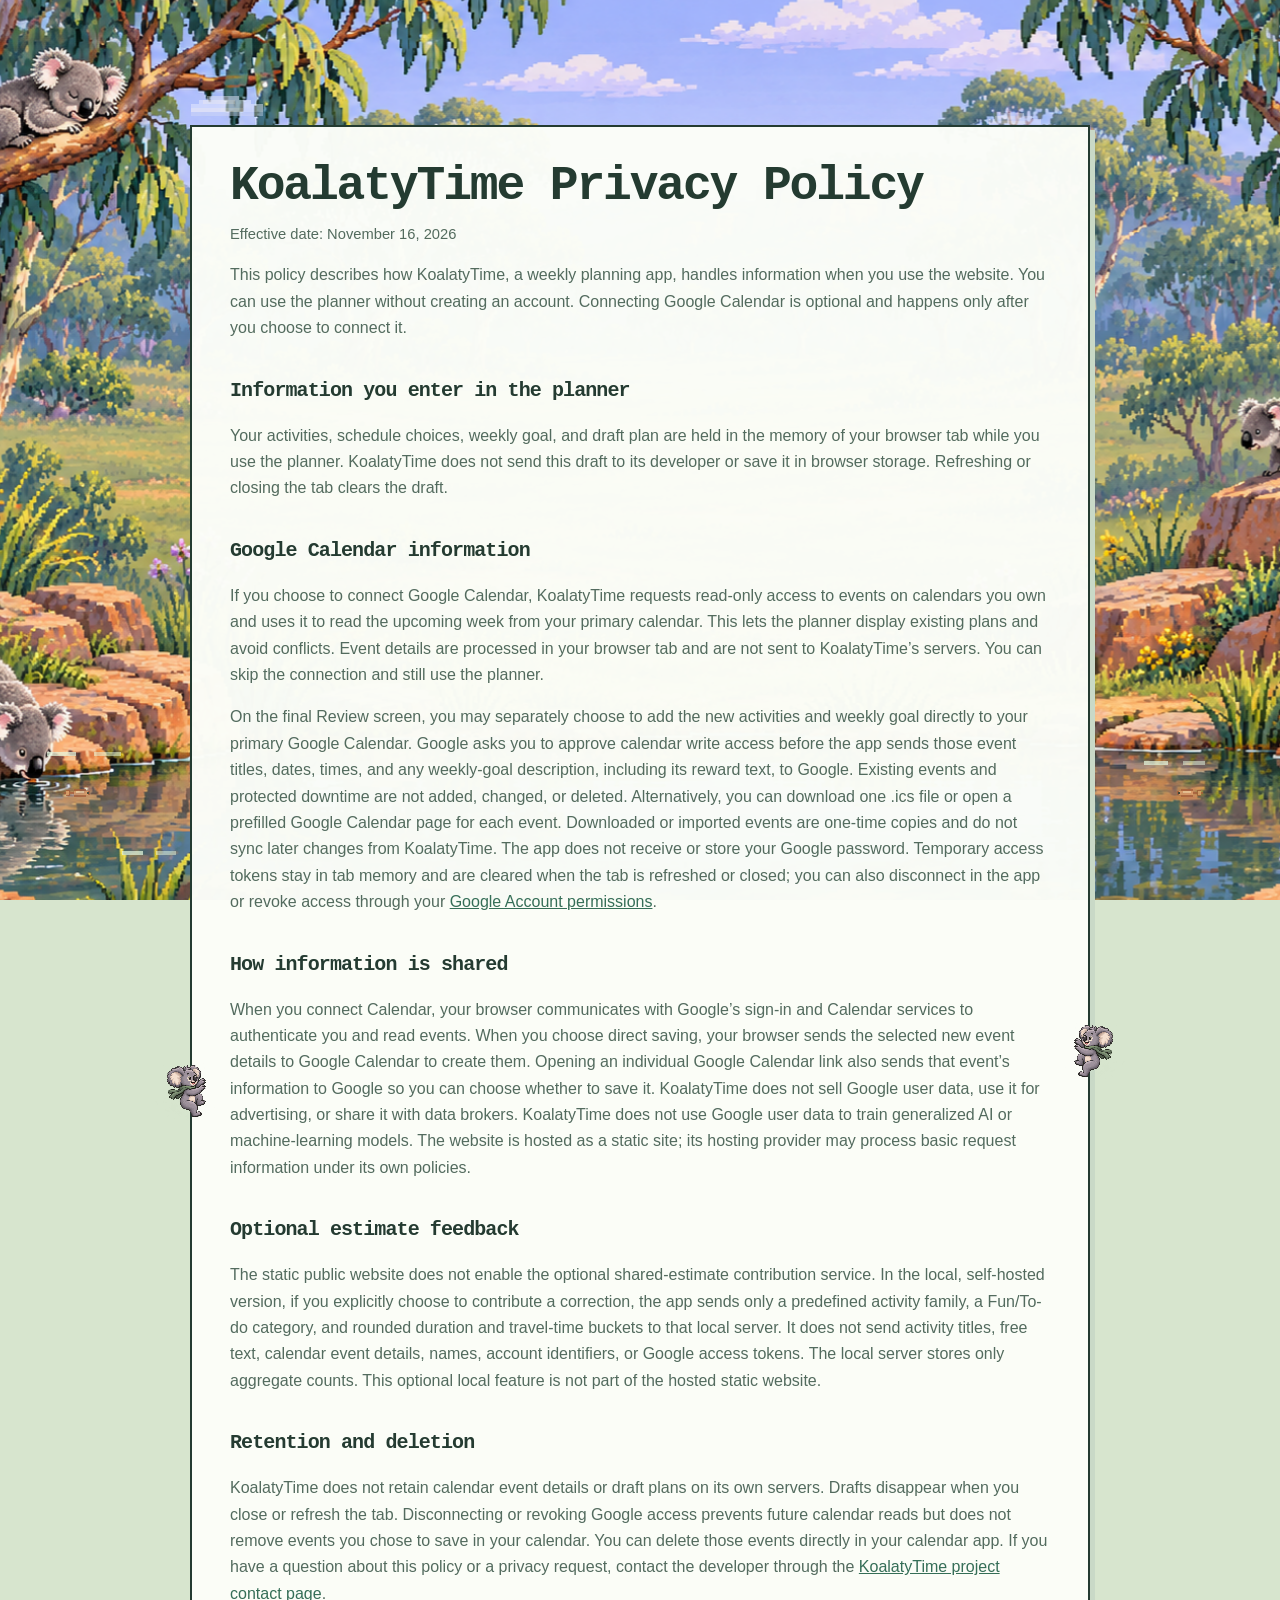
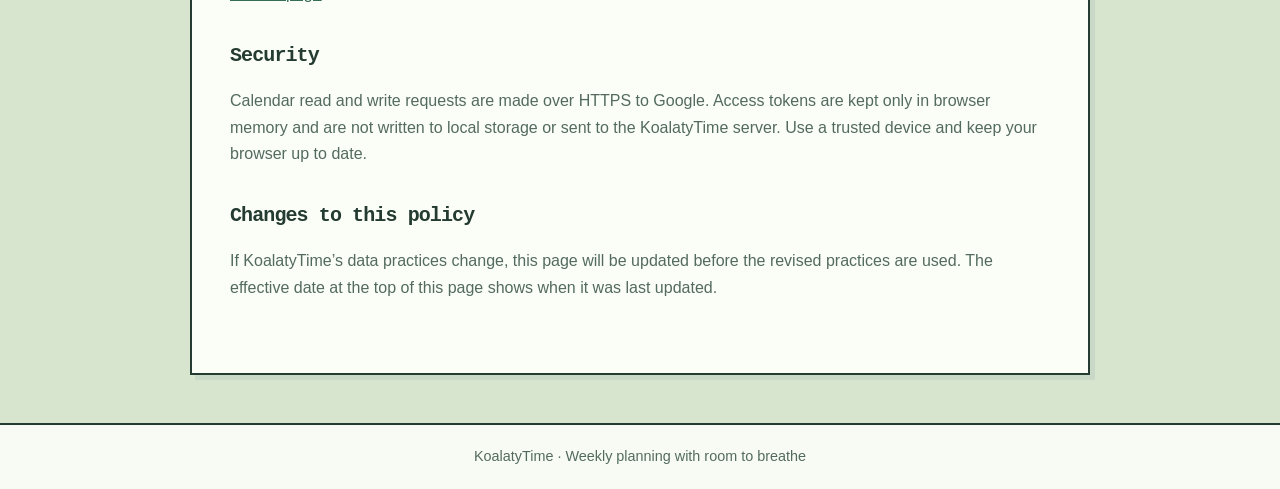
<file: privacy.html>
<!doctype html>
<html lang="en">
<head>
  <meta charset="utf-8">
  <meta name="viewport" content="width=device-width, initial-scale=1">
  <meta name="theme-color" content="#edf3e9">
  <link rel="icon" type="image/png" href="assets/koala-calendar-logo.png">
  <meta name="description" content="KoalatyTime Privacy Policy: how the weekly planning app handles your information and Google Calendar data.">
  <title>Privacy Policy — KoalatyTime</title>
  <style>
    :root { color-scheme: light; --ink:#243b31; --muted:#536b5e; --green:#356e57; --line:#bccfbe; --paper:#edf3e9; }
    * { box-sizing:border-box; }
    body { margin:0; background:#d7e5ce url("assets/koala-grove.png") center top / cover fixed no-repeat; color:var(--ink); font:16px/1.65 "Trebuchet MS",Verdana,sans-serif; }
    header { min-height:76px; padding:6px max(24px,calc((100% - 900px)/2)); display:flex; align-items:center; justify-content:space-between; gap:16px; border-bottom:3px solid var(--ink); background:#f8fbf4; }
    header a { color:var(--green); font-weight:700; text-decoration:none; }
    header img { width:62px; height:62px; object-fit:contain; image-rendering:pixelated; }
    main { position:relative; z-index:1; max-width:900px; margin:48px auto; padding:32px 38px 56px; border:2px solid var(--ink); background:rgba(251,253,248,.98); box-shadow:5px 5px 0 #c9d9c7; }
    h1,h2 { font-family:"Courier New",monospace; letter-spacing:-.045em; }
    h1 { margin:0 0 8px; font-size:clamp(2rem,5vw,3rem); line-height:1.15; }
    h2 { margin:32px 0 8px; font-size:1.25rem; }
    p,li { color:var(--muted); }
    a { color:var(--green); }
    .updated { margin-top:0; font-size:.92rem; }
    .card { margin:24px 0; padding:18px 20px; border:1px solid var(--line); background:white; }
    footer { border-top:2px solid var(--ink); padding:20px 24px; text-align:center; color:var(--muted); background:#f8fbf4; font-size:.9rem; }
    :focus-visible { outline:3px solid #81b7a8; outline-offset:3px; }
    @media(max-width:600px) { body { background-attachment:scroll; background-position:75% top; background-size:auto 100svh; } main { margin:26px 15px; padding:24px 20px 38px; } header { min-height:67px; padding:6px 15px; } header img { width:48px; height:48px; } }
  </style>
  <link rel="stylesheet" href="garden-motion.css?v=20261116-garden-drift">
</head>
<body>
  <header><a href="./">← KoalatyTime</a><img src="assets/koala-calendar-logo.png" alt="Pixel koala hugging a calendar" width="62" height="62"></header>
  <main>
    <h1>KoalatyTime Privacy Policy</h1>
    <p class="updated">Effective date: November 16, 2026</p>
    <p>This policy describes how KoalatyTime, a weekly planning app, handles information when you use the website. You can use the planner without creating an account. Connecting Google Calendar is optional and happens only after you choose to connect it.</p>

    <h2>Information you enter in the planner</h2>
    <p>Your activities, schedule choices, weekly goal, and draft plan are held in the memory of your browser tab while you use the planner. KoalatyTime does not send this draft to its developer or save it in browser storage. Refreshing or closing the tab clears the draft.</p>

    <h2>Google Calendar information</h2>
    <p>If you choose to connect Google Calendar, KoalatyTime requests read-only access to events on calendars you own and uses it to read the upcoming week from your primary calendar. This lets the planner display existing plans and avoid conflicts. Event details are processed in your browser tab and are not sent to KoalatyTime’s servers. You can skip the connection and still use the planner.</p>
    <p>On the final Review screen, you may separately choose to add the new activities and weekly goal directly to your primary Google Calendar. Google asks you to approve calendar write access before the app sends those event titles, dates, times, and any weekly-goal description, including its reward text, to Google. Existing events and protected downtime are not added, changed, or deleted. Alternatively, you can download one .ics file or open a prefilled Google Calendar page for each event. Downloaded or imported events are one-time copies and do not sync later changes from KoalatyTime. The app does not receive or store your Google password. Temporary access tokens stay in tab memory and are cleared when the tab is refreshed or closed; you can also disconnect in the app or revoke access through your <a href="https://myaccount.google.com/permissions">Google Account permissions</a>.</p>

    <h2>How information is shared</h2>
    <p>When you connect Calendar, your browser communicates with Google’s sign-in and Calendar services to authenticate you and read events. When you choose direct saving, your browser sends the selected new event details to Google Calendar to create them. Opening an individual Google Calendar link also sends that event’s information to Google so you can choose whether to save it. KoalatyTime does not sell Google user data, use it for advertising, or share it with data brokers. KoalatyTime does not use Google user data to train generalized AI or machine-learning models. The website is hosted as a static site; its hosting provider may process basic request information under its own policies.</p>

    <h2>Optional estimate feedback</h2>
    <p>The static public website does not enable the optional shared-estimate contribution service. In the local, self-hosted version, if you explicitly choose to contribute a correction, the app sends only a predefined activity family, a Fun/To-do category, and rounded duration and travel-time buckets to that local server. It does not send activity titles, free text, calendar event details, names, account identifiers, or Google access tokens. The local server stores only aggregate counts. This optional local feature is not part of the hosted static website.</p>

    <h2>Retention and deletion</h2>
    <p>KoalatyTime does not retain calendar event details or draft plans on its own servers. Drafts disappear when you close or refresh the tab. Disconnecting or revoking Google access prevents future calendar reads but does not remove events you chose to save in your calendar. You can delete those events directly in your calendar app. If you have a question about this policy or a privacy request, contact the developer through the <a href="https://github.com/sethattisonsherman/KoalatyTime/issues">KoalatyTime project contact page</a>.</p>

    <h2>Security</h2>
    <p>Calendar read and write requests are made over HTTPS to Google. Access tokens are kept only in browser memory and are not written to local storage or sent to the KoalatyTime server. Use a trusted device and keep your browser up to date.</p>

    <h2>Changes to this policy</h2>
    <p>If KoalatyTime’s data practices change, this page will be updated before the revised practices are used. The effective date at the top of this page shows when it was last updated.</p>
  </main>
  <footer>KoalatyTime · Weekly planning with room to breathe</footer>
  <script src="garden-motion.js?v=20261116-smoothpets"></script>
</body>
</html>
</file>
<file: garden-motion.css>
.garden-ambience {
  position: fixed;
  inset: 0;
  overflow: hidden;
  pointer-events: none;
}
.garden-ambience { z-index: 0; }
.garden-ambience::before {
  content: "";
  position: absolute;
  inset: -3%;
  background: url("assets/koala-grove.png") center top / cover no-repeat;
  animation: garden-scene-drift 18s ease-in-out infinite alternate;
  will-change: transform;
}
body { position: relative; }
.koala-roam-layer { position: absolute; inset: 0 0 auto; height: 100%; z-index: 2; pointer-events: none; }
.garden-cloud,
.garden-fish { position: absolute; display: block; background-repeat: no-repeat; background-size: contain; image-rendering: pixelated; }
.garden-cloud { width: 96px; height: 32px; top: 88px; background-image: url("assets/gum-cloud.svg"); opacity: .55; animation: cloud-drift 38s ease-in-out infinite alternate; }
.garden-cloud:nth-child(1) { left: 14%; }
.garden-cloud:nth-child(2) { right: 18%; top: 107px; width: 70px; animation-duration: 52s; animation-delay: -17s; opacity: .4; }
.garden-fish { width: 32px; height: 16px; bottom: 11%; background-image: url("assets/billabong-fish.svg"); opacity: .75; animation: fish-drift 7s ease-in-out infinite alternate; }
.garden-fish:nth-child(3) { left: 5%; }
.garden-fish:nth-child(4) { right: 6%; animation-delay: -3s; animation-duration: 9s; scale: -1 1; }
.garden-water-glint { position: absolute; bottom: 8%; width: 112px; height: 4px; background: linear-gradient(90deg, transparent 0 8%, rgba(230,249,224,.7) 8% 34%, transparent 34% 50%, rgba(230,249,224,.52) 50% 74%, transparent 74%); image-rendering: pixelated; animation: garden-water-shimmer 4.2s steps(8) infinite alternate; }
.garden-water-glint:nth-child(5) { left: 3%; bottom: 16%; }
.garden-water-glint:nth-child(6) { left: 9%; bottom: 5%; width: 82px; animation-delay: -2s; animation-duration: 5.4s; }
.garden-water-glint:nth-child(7) { right: 4%; bottom: 15%; width: 92px; animation-delay: -3.5s; animation-duration: 4.8s; }
.roaming-koala { position: absolute; width: 54px; height: 54px; pointer-events: none; will-change: transform; }
.roaming-koala::after { content: ""; position: absolute; z-index: 2; display: block; background: var(--koala-rail-color, #355d49); pointer-events: none; }
.roaming-koala.edge-top::after,
.roaming-koala.edge-bottom::after { left: 5px; right: 5px; top: var(--koala-contact-y); height: var(--koala-rail-width, 2px); }
.roaming-koala.edge-left::after,
.roaming-koala.edge-right::after { display: none; }
.roaming-koala::before { content: ""; position: absolute; z-index: 3; width: 4px; height: 4px; opacity: 0; background: #8bab83; pointer-events: none; }
.roaming-koala.edge-top::before,
.roaming-koala.edge-bottom::before { top: calc(var(--koala-contact-y) - 5px); left: 34%; box-shadow: 13px -2px #8bab83, -6px 2px #c5d9bf; }
.roaming-koala.edge-left::before,
.roaming-koala.edge-right::before { top: 30%; left: calc(var(--koala-contact-x) - 5px); box-shadow: 1px 15px #8bab83, -2px -7px #c5d9bf; }
.roaming-koala.is-landing::before { animation: koala-contact .36s steps(3) both; }
.roaming-koala .koala-sprite { display: block; width: 100%; height: 100%; background: url("assets/koala-sprite-sheet.png") 100% 100% / 400% 200% no-repeat; image-rendering: pixelated; }
.roaming-koala.facing-left .koala-sprite { scale: -1 1; }
.roaming-koala:is(.edge-left,.edge-right):is(.is-climbing,.is-clinging,.is-landing) .koala-sprite { background-image: url("assets/koala-climb-sprite-sheet.png"); background-size: 200% 200%; }
.roaming-koala.edge-right:is(.is-climbing,.is-clinging,.is-landing) .koala-sprite { scale: 1.15; }
.roaming-koala.edge-left:is(.is-climbing,.is-clinging,.is-landing) .koala-sprite { scale: -1.15 1.15; }
.roaming-koala.is-walking .koala-sprite { animation: koala-walk .54s steps(1) infinite; }
.roaming-koala.edge-left.is-climbing .koala-sprite,
.roaming-koala.edge-right.is-climbing .koala-sprite { animation: koala-climb-frames .72s steps(1) infinite; }
.roaming-koala.is-jumping .koala-sprite { animation: koala-jump .88s steps(1) 1; }
.roaming-koala.is-idle .koala-sprite { animation: koala-breathe 2.8s ease-in-out infinite; }
.roaming-koala.is-dangling .koala-sprite { animation: koala-dangle 2.1s ease-in-out infinite; transform-origin: 50% 15%; }
.roaming-koala.is-clinging .koala-sprite { animation: koala-cling 2.2s ease-in-out infinite; }
.roaming-koala.is-landing .koala-sprite { animation: koala-land .36s steps(1) 1; }
.roaming-koala.is-waving .koala-sprite { animation: koala-wave 1.15s steps(1) infinite; }
.roaming-koala.is-sitting .koala-sprite { animation: koala-sit 2.4s ease-in-out infinite; }
.roaming-koala.is-peeking .koala-sprite { animation: koala-peek-frames 1.7s steps(1) infinite, koala-peek-motion 1.7s ease-in-out infinite; }
.roaming-koala.is-hanging .koala-sprite { animation: koala-hang 2s ease-in-out infinite; transform-origin: 50% 15%; }
@keyframes cloud-drift { from { translate: -12px 0; } to { translate: 26px 0; } }
@keyframes garden-scene-drift { from { transform: translate3d(-.7%, 0, 0) scale(1); } to { transform: translate3d(.7%, -.8%, 0) scale(1.015); } }
@keyframes fish-drift { from { translate: -9px 1px; } to { translate: 13px -2px; } }
@keyframes garden-water-shimmer { from { translate: -8px 0; opacity: .3; } to { translate: 12px -2px; opacity: .72; } }
@keyframes koala-walk {
  0%,24% { background-position: 0% 0%; }
  25%,49% { background-position: 33.333% 0%; }
  50%,74% { background-position: 66.667% 0%; }
  75%,100% { background-position: 100% 0%; }
}
@keyframes koala-jump {
  0%,18% { background-position: 0% 100%; translate: 0 0; }
  19%,62% { background-position: 33.333% 100%; translate: 0 -13px; }
  63%,85% { background-position: 66.667% 100%; translate: 0 -3px; }
  86%,100% { background-position: 100% 100%; translate: 0 0; }
}
@keyframes koala-breathe { 0%,100% { background-position: 100% 100%; translate: 0 0; } 50% { background-position: 100% 100%; translate: 0 -2px; } }
@keyframes koala-dangle { 0%,100% { background-position: 100% 100%; rotate: -8deg; } 50% { background-position: 100% 100%; rotate: 9deg; } }
@keyframes koala-climb-frames { 0%,24% { background-position: 0% 0%; } 25%,49% { background-position: 100% 0%; } 50%,74% { background-position: 0% 100%; } 75%,100% { background-position: 100% 100%; } }
@keyframes koala-cling { 0%,100% { background-position: 100% 100%; rotate: -7deg; } 50% { background-position: 100% 100%; rotate: 5deg; } }
@keyframes koala-land { 0%,35% { background-position: 0% 100%; translate: 0 3px; } 36%,100% { background-position: 100% 100%; translate: 0 0; } }
@keyframes koala-contact { 0% { opacity: 0; scale: .6; } 35% { opacity: 1; scale: 1; } 100% { opacity: 0; scale: 1.7; } }
@keyframes koala-wave { 0%,49% { background-position: 33.333% 0%; rotate: -3deg; } 50%,100% { background-position: 100% 0%; rotate: 7deg; } }
@keyframes koala-sit { 0%,100% { background-position: 0% 100%; translate: 0 2px; } 50% { background-position: 0% 100%; translate: 0 0; } }
@keyframes koala-peek-frames { 0%,44.99%,66%,100% { background-position: 0% 100%; } 45%,65.99% { background-position: 100% 100%; } }
@keyframes koala-peek-motion { 0%,100% { translate: 0 0; } 45%,65% { translate: 0 -3px; } }
@keyframes koala-hang { 0%,100% { background-position: 33.333% 100%; translate: 0 8px; rotate: -6deg; } 50% { background-position: 33.333% 100%; translate: 0 13px; rotate: 5deg; } }
@media (max-width: 700px) {
  .roaming-koala { width: 36px; height: 36px; }
  .garden-cloud { top: 72px; width: 60px; height: 20px; }
  .garden-cloud:nth-child(2) { top: 82px; width: 48px; }
  .garden-fish { width: 25px; height: 13px; }
}
@media (prefers-reduced-motion: reduce) {
  .garden-ambience,
  .koala-roam-layer { display: none; }
}
</file>
